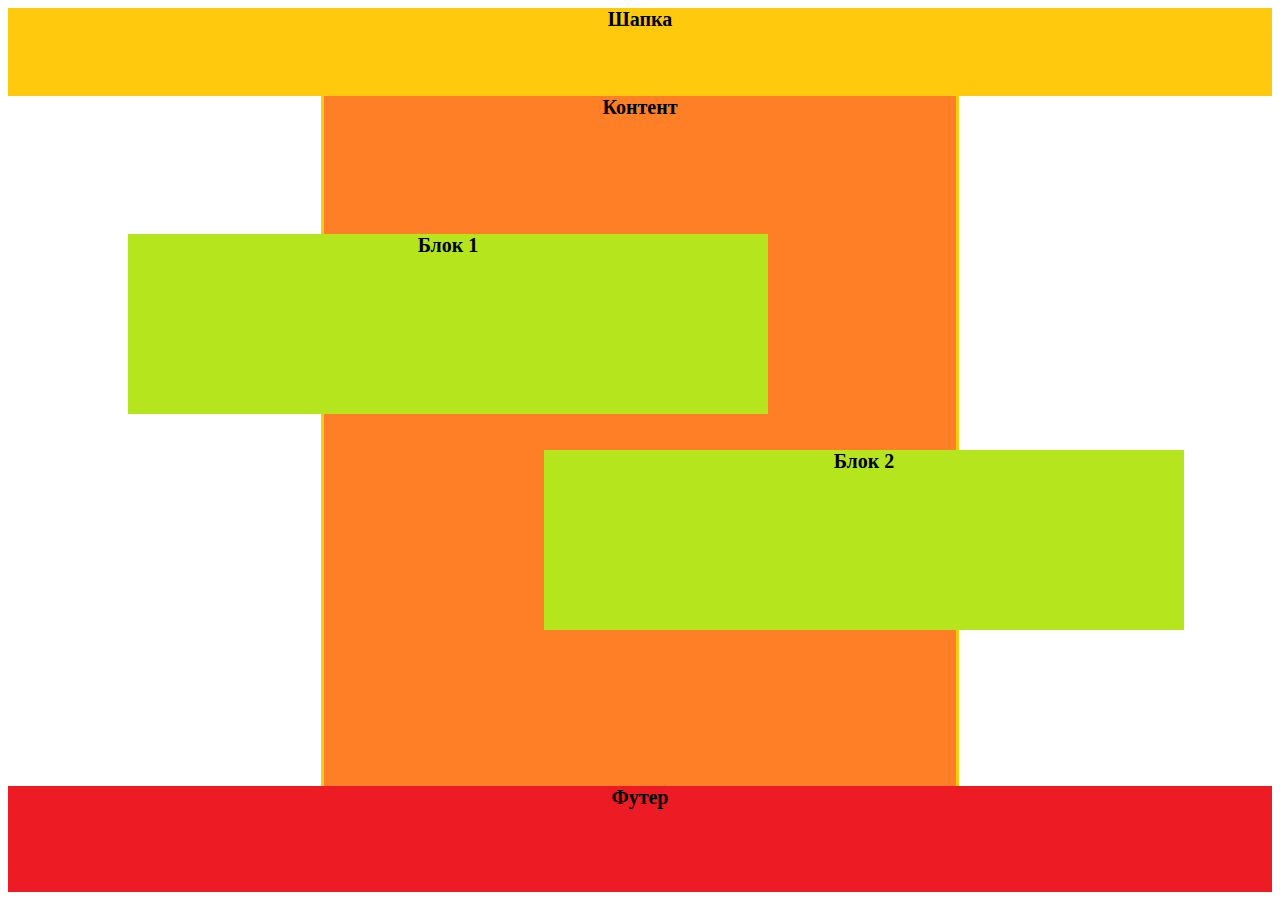
<file: blocks_css/index.html>
<html>
    <head>
        <meta charset="utf-8">
        <title>Задание на блочную верстку</title>
        <style>
            div{
                font-size: 20px;
                font-weight: bold;
                text-align: center;
            }
            #header{
                background-color: #ffc90d;
                height: 10%;
            }
            #content{
                background-color: #ff7f26;
                height: 78%;
                width: 50%;
                border-style: solid;
                border-color: #ffc90d;
                border-right-width: 1%;
                border-left-width: 1%;
                border-top-width: 0;
                border-bottom-width: 0;
                margin-left: auto;
                margin-right: auto;
            }
            #footer{
                background-color: #ed1b24;
                height: 12%;
            }
            #block1{
                position: absolute;
                top: 26%;
                left: 10%;
                background-color: #b5e51d;
                float: left;
                width: 50%;
                height: 20%;
            }
            #block2{
                position: absolute;
                top: 50%;
                right: 7.5%;
                background-color: #b5e51d;
                float: right;
                width: 50%;
                height: 20%;
            }
        </style>
    </head>
    <body>
        <div id="header">Шапка</div>
        <div id="content">Контент</div>
        <div id="block1">Блок 1</div>
        <div id="block2">Блок 2</div>
        <div id="footer">Футер</div>
    </body>
</html>
</file>
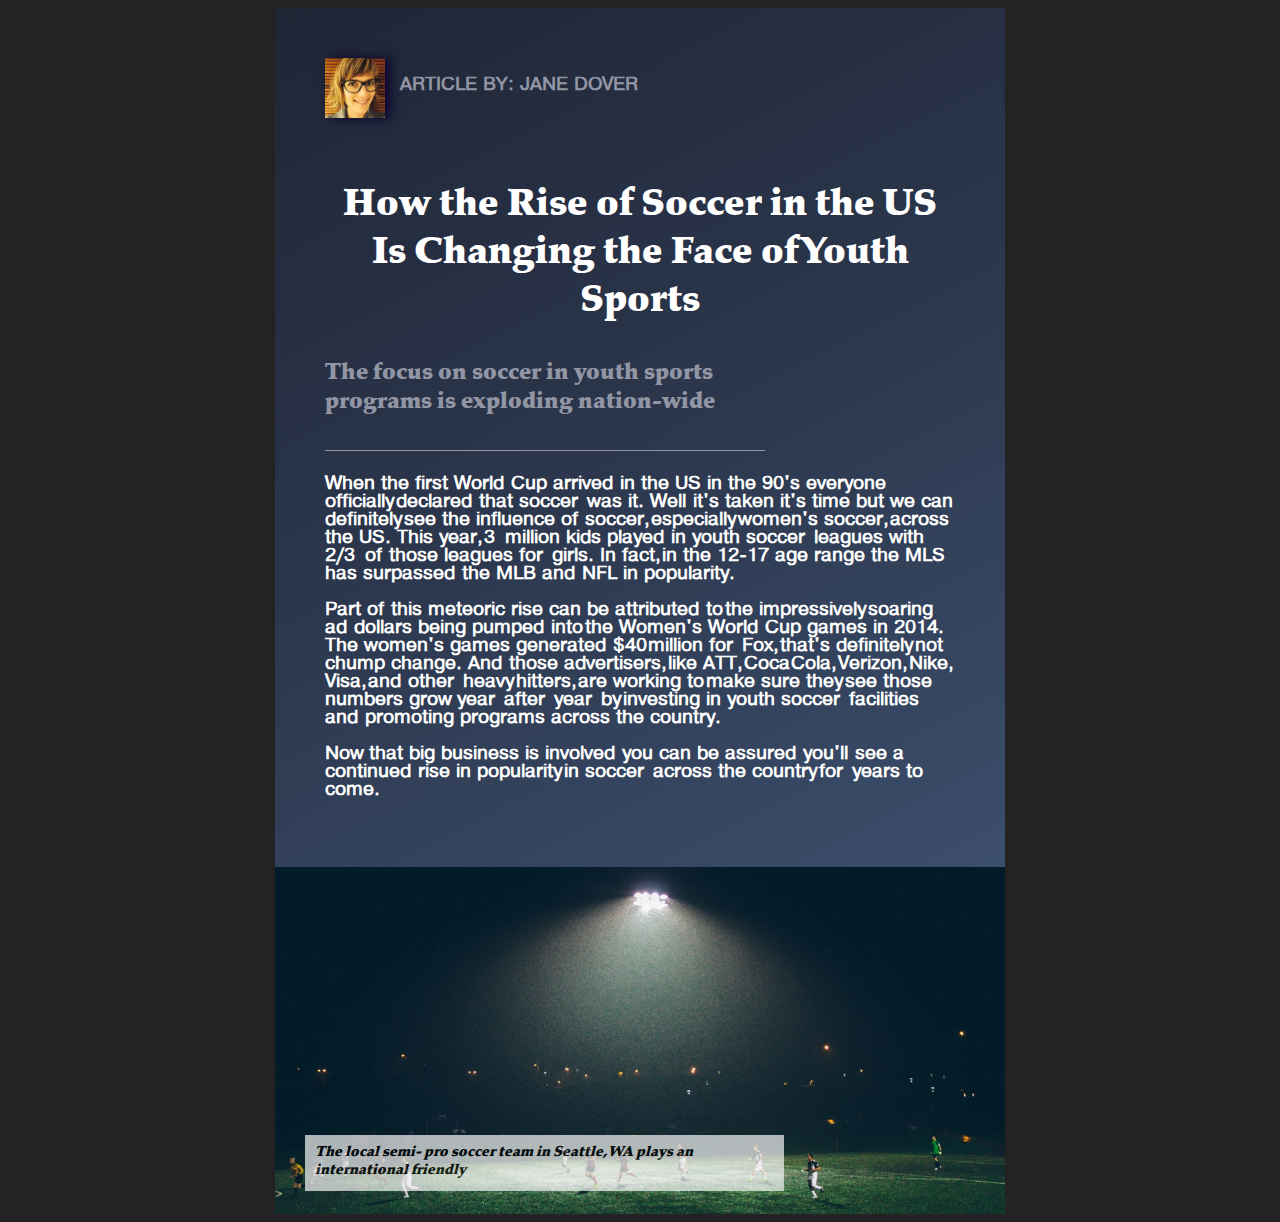
<file: css-2/index.html>
<!DOCTYPE html>
<html>

<head>
    <title>The Rise of Soccer in The US</title>
    <link rel="stylesheet" type="text/css" href="style.css">
</head>

<body>

    <div class="content">
        <img src="images/htmlcss1-img_writer-avatar.jpg" class="writer-img">
        <h3 class="byline">Article By: Jane Dover</h3>
        <h1>How the Rise of Soccer in the US Is Changing the Face of Youth Sports</h1>
        <h2>The focus on soccer in youth sports programs is exploding nation-wide</h2>
        <p>When the first World Cup arrived in the US in the 90's everyone officially declared that soccer was it. Well it's taken it's time but we can definitely see the influence of soccer, especially women's soccer, across the US. This year, 3 million
            kids played in youth soccer leagues with 2/3 of those leagues for girls. In fact, in the 12-17 age range the MLS has surpassed the MLB and NFL in popularity.</p>
        <p>Part of this meteoric rise can be attributed to the impressively soaring ad dollars being pumped into the Women's World Cup games in 2014. The women's games generated $40 million for Fox, that's definitely not chump change. And those advertisers,
            like ATT, Coca Cola, Verizon, Nike, Visa, and other heavy hitters, are working to make sure they see those numbers grow year after year by investing in youth soccer facilities and promoting programs across the country. </p>
        <p>Now that big business is involved you can be assured you'll see a continued rise in popularity in soccer across the country for years to come. </p>
    </div>

    <div class="image">
        <p class="caption">The local semi- pro soccer team in Seattle, WA plays an international friendly</p>
    </div>

</body>

</html>
</file>
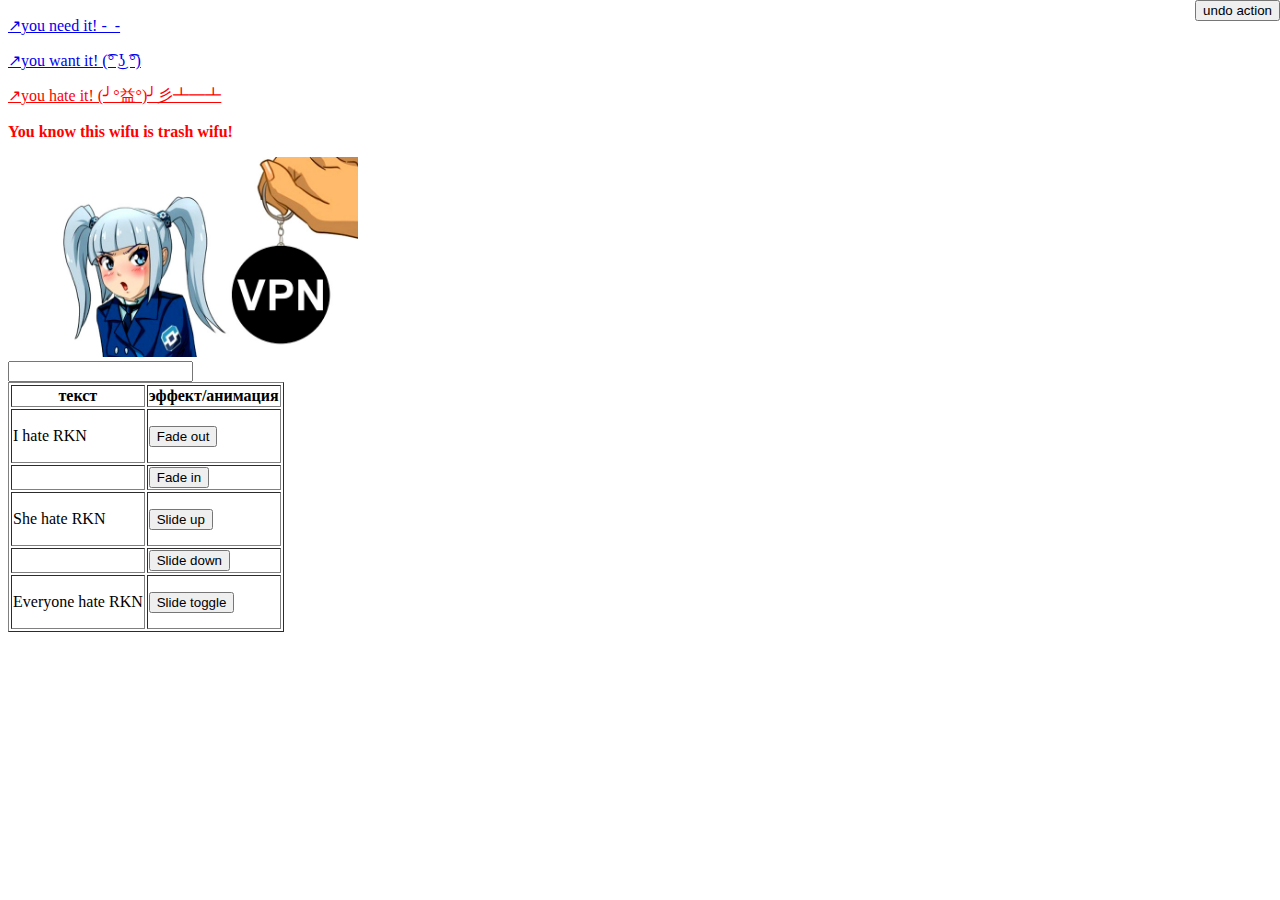
<file: jquery/index.html>
<!DOCTYPE html>
<html>

<head>
    <script src="https://code.jquery.com/jquery-3.3.1.min.js"></script>

    <script src="script.js"></script>
</head>

<body>

    <p><a href="http://rutracker.org">you need it! -_-</a></p>
    <p><a href="http://pornhub.com">you want it! (͡° ͜ʖ ͡°)</a></p>
    <p><a class="pieceOfS" href="https://rkn.gov.ru/">you hate it! (╯°益°)╯彡┻━┻</a> </p>
    <p class="pieceOfS"><b>You know this wifu is trash wifu!</b></p>
    <img class="pieceOfS" src="./images/rkn-tyan.jpg">

    <form id="firstForm">
        <input type="text">
    </form>

</body>

</html>
</file>
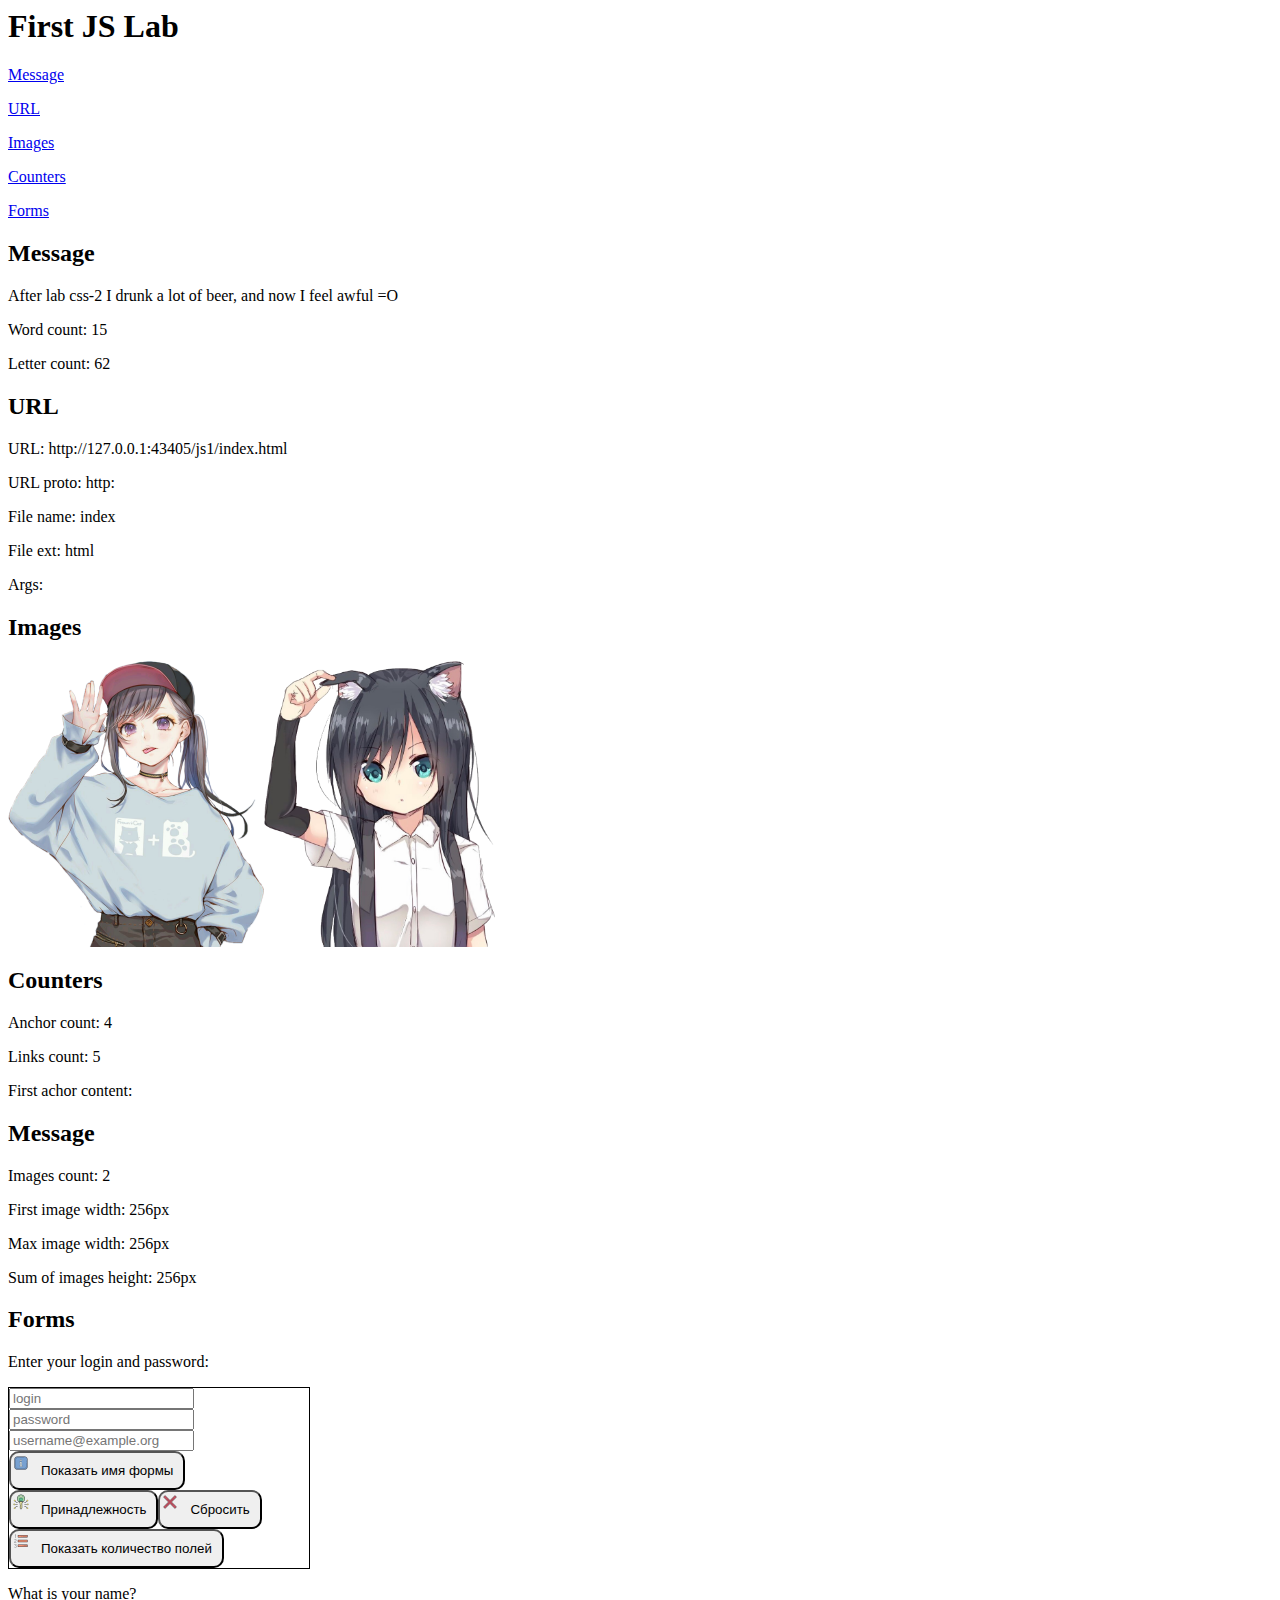
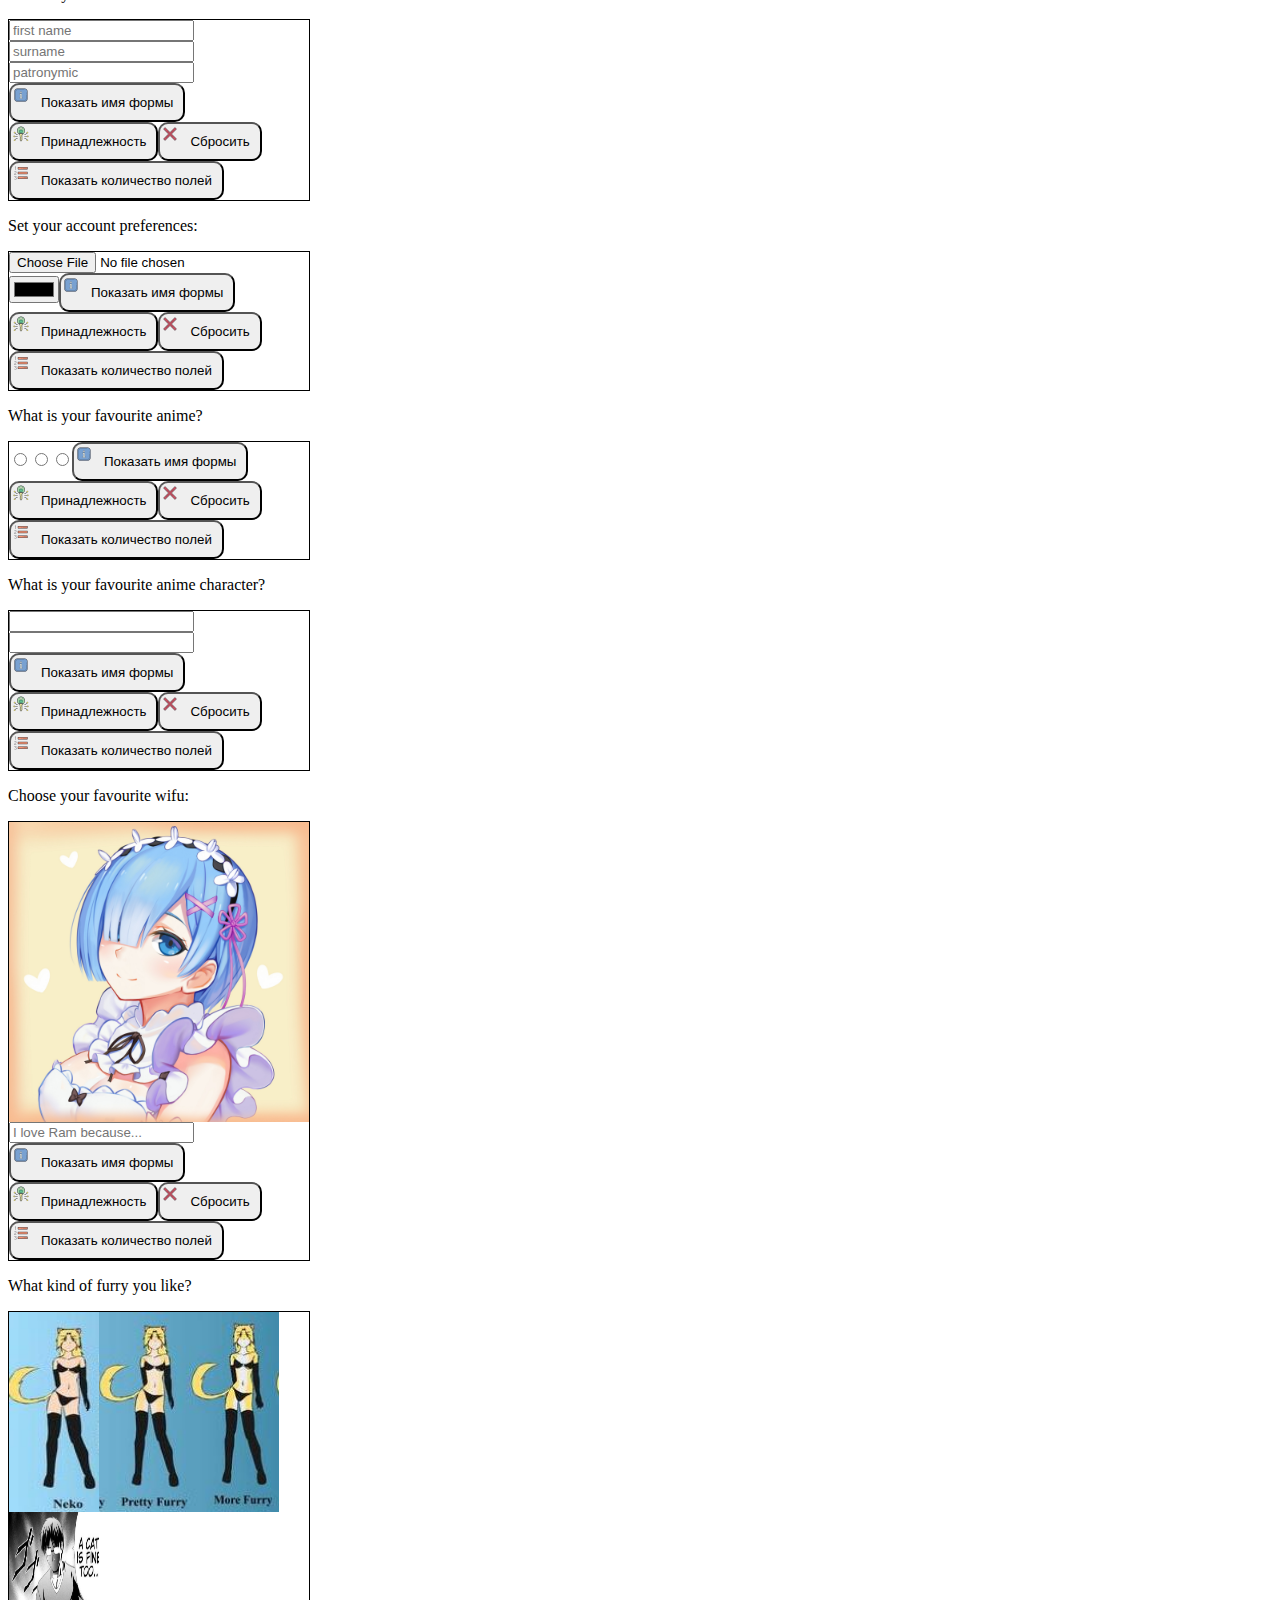
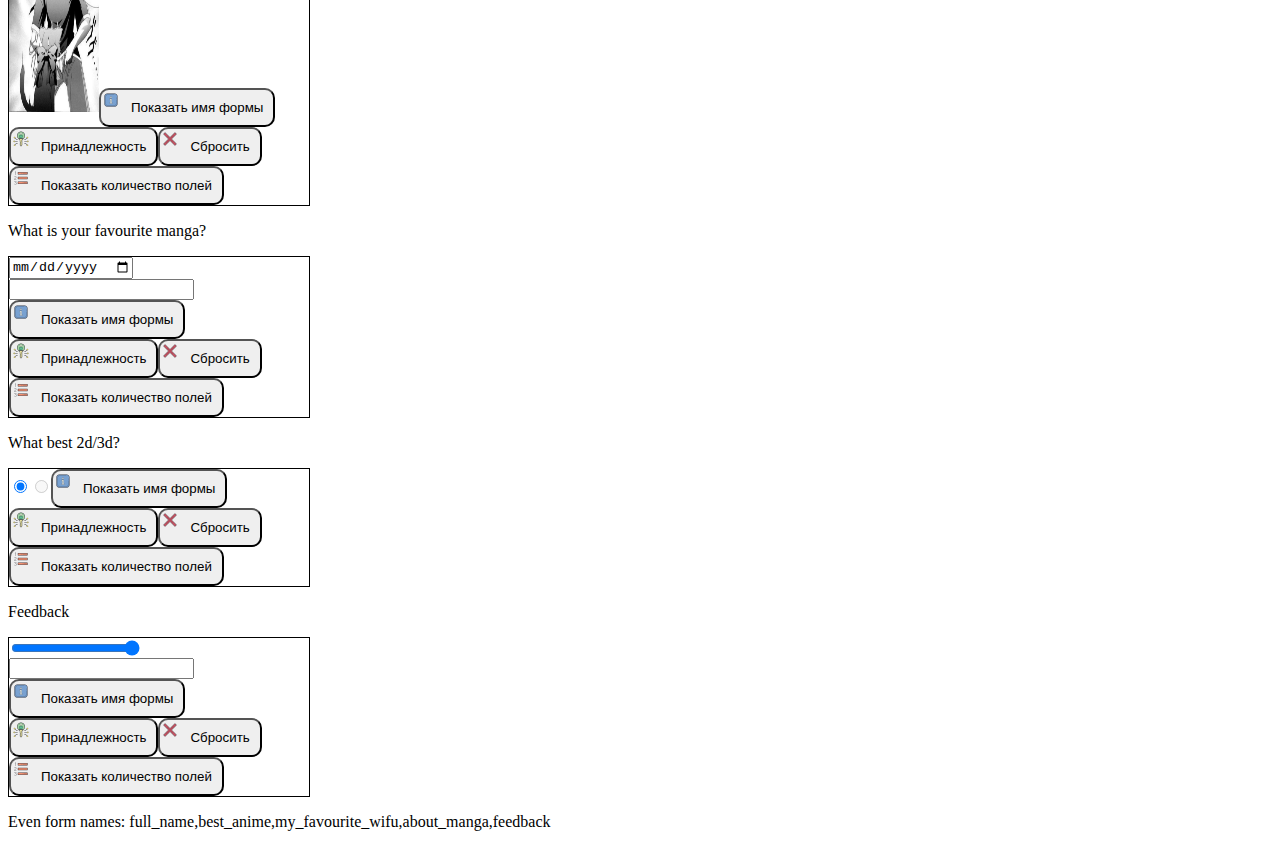
<file: js1/index.html>
<html>

<head>
    <title>JS Lab 1</title>
</head>

<body>
    <script>
        // Header
        document.write("<h1>First JS Lab</h1>");
        document.write("<p>Message</p>".link("#message_anchor"));
        document.write("<p>URL</p>".link("#url_anchor"));
        document.write("<p>Images</p>".link("#counters_anchor"));
        document.write("<p>Counters</p>".link("#counters_anchor"));
        document.write("<p>Forms</p>".link("#forms_anchor"));

        // Message
        document.write("<h2>Message</h2>".anchor("message_anchor"));
        var str = "After lab css-2 I drunk a lot of beer, and now I feel awful =O";
        document.write(str);
        document.write("<p>Word count: " + str.split(" ").length + "</p>");
        document.write("<p>Letter count: " + str.length + "</p>");

        // URL
        var url = new URL(window.location);
        var proto = url.protocol;
        var file_path = url.pathname;
        var file_name = file_path.split("/").pop().split(".")[0];
        var file_ext = file_path.split(".").pop();
        document.write("<h2>URL</h2>".anchor("url_anchor"));
        document.write("<p>URL: " + url.href + "</p>");
        document.write("<p>URL proto: " + proto + "</p>");
        document.write("<p>File name: " + file_name + "</p>");
        document.write("<p>File ext: " + file_ext + "</p>");

        document.write("<p>Args: </p>");
        var args = url.searchParams;
        document.write("<ul>");
        for (let [name, value] of args) {
            document.write("<li>" + name + "=" + value + "</li>");
        }
        document.write("</ul>");

        // Images
        document.write("<h2>Images</h2>".anchor("images_anchor"));
        var img = new Image();
        img.src = "./images/kavai.png";
        img.id = "kavai_tyan";
        img.style.width = "256px";
        img.style.height = "286px";
        document.write(img.outerHTML);

        var img = new Image();
        img.src = "./images/neko.png";
        img.id = "neko_tyan";
        img.style.width = "231px";
        img.style.height = "286px";
        document.write(img.outerHTML);

        // Counters
        document.write("<h2>Counters</h2>".anchor("counters_anchor"));
        var anchors_count = document.anchors.length;
        var links_count = document.links.length;
        document.write("<p>Anchor count: " + anchors_count + "</p>");
        document.write("<p>Links count: " + links_count + "</p>");

        var first_anchor = document.anchors[0];
        document.write("<p>First achor content: " + first_anchor.innerHTML + "</p>");

        var images_count = document.images.length;
        document.write("<p>Images count: " + images_count + "</p>");

        var first_image_width = document.images[0].style.width;
        document.write("<p>First image width: " + first_image_width + "</p>");

        var max_images_width = Math.max(...[...Array(document.images.length).keys()].map(index => parseInt(document.images[index].style.width)));
        document.write("<p>Max image width: " + max_images_width + "px </p>");

        var sum_images_height = [...Array(document.images.length).keys()].map(index => parseInt(document.images[index].style.width)).reduce(function(sum, current) {
            return sum + current;
        }, 0);
        document.write("<p>Sum of images height: " + max_images_width + "px </p>");


        // Forms
        document.write("<h2>Forms</h2>".anchor("forms_anchor"));
        document.write("<p>Enter your login and password:</p>");
        var form = document.createElement('form');
        form.name = "credentials";
        form.id = "creds"; {
            let login = document.createElement("input");
            login.type = "text";
            login.name = "login";
            login.placeholder = "login";

            let password = document.createElement("input");
            password.type = "password";
            password.name = "password";
            password.placeholder = "password";

            let email = document.createElement("input");
            email.type = "email";
            email.name = "email";
            email.placeholder = "username@example.org";

            form.appendChild(login);
            form.appendChild(password);
            form.appendChild(email);
        }
        document.body.append(form);

        document.write("<p>What is your name?</p>");
        var form = document.createElement('form');
        form.name = "full_name";
        form.id = "name"; {
            let firstname = document.createElement("input");
            firstname.type = "text";
            firstname.name = "firstname";
            firstname.placeholder = "first name";

            let surname = document.createElement("input");
            surname.type = "text";
            surname.name = "surname";
            surname.placeholder = "surname"

            let patronymic = document.createElement("input");
            patronymic.type = "text";
            patronymic.name = "patronymic";
            patronymic.placeholder = "patronymic"

            form.appendChild(firstname);
            form.appendChild(surname);
            form.appendChild(patronymic);
        }
        document.body.append(form);

        document.write("<p>Set your account preferences:</p>");
        var form = document.createElement('form');
        form.name = "account_preferences";
        form.id = "account"; {
            let img = document.createElement("input");
            img.type = "file";
            img.name = "icon";

            let background_color = document.createElement("input");
            background_color.type = "color";
            background_color.name = "back_color";

            form.appendChild(img);
            form.appendChild(background_color);
        }
        document.body.append(form);

        document.write("<p>What is your favourite anime?</p>");
        var form = document.createElement('form');
        form.name = "best_anime";
        form.id = "anime"; {
            let radio1 = document.createElement("input");
            radio1.type = "radio";
            radio1.name = "fav_anime";
            radio1.value = "JoJo ;]-<"

            let radio2 = document.createElement("input");
            radio2.type = "radio";
            radio2.name = "fav_anime";
            radio2.value = "Naruto [-=*=-]"

            let radio3 = document.createElement("input");
            radio3.type = "radio";
            radio3.name = "fav_anime";
            radio3.value = "Berserk <====I-"

            form.appendChild(radio1);
            form.appendChild(radio2);
            form.appendChild(radio3);
        }
        document.body.append(form);

        document.write("<p>What is your favourite anime character?</p>");
        var form = document.createElement('form');
        form.name = "favourite_characters";
        form.id = "characters"; {
            let name = document.createElement("input");
            name.type = "text";
            name.name = "fullname";

            let anime = document.createElement("input");
            anime.type = "text";
            anime.name = "anime";

            form.appendChild(name);
            form.appendChild(anime);
        }
        document.body.append(form);

        document.write("<p>Choose your favourite wifu:</p>")
        var form = document.createElement('form');
        form.name = "my_favourite_wifu";
        form.id = "wifu"; {
            let img = document.createElement("input");
            img.type = "image";
            img.name = "image";
            img.src = "./images/top_wifu.jpg"
            img.height = 300;
            img.width = 300;

            let description = document.createElement("input");
            description.type = "text";
            description.name = "description";
            description.placeholder = "I love Ram because...";

            form.appendChild(img);
            form.appendChild(description);
        }
        document.body.append(form);

        document.write("<p>What kind of furry you like?</p>")
        var form = document.createElement('form');
        form.name = "furry_chart";
        form.id = "furry"; {
            let low = document.createElement("input");
            low.type = "image";
            low.name = "low";
            low.src = "./images/furry_low.jpg"
            low.height = 200;
            low.width = 90;

            let medium = document.createElement("input");
            medium.type = "image";
            medium.name = "medium";
            medium.src = "./images/furry_medium.jpg"
            medium.height = 200;
            medium.width = 90;

            let hight = document.createElement("input");
            hight.type = "image";
            hight.name = "hight";
            hight.src = "./images/furry_hight.jpg"
            hight.height = 200;
            hight.width = 90;

            let full = document.createElement("input");
            full.type = "image";
            full.name = "full";
            full.src = "./images/furry_full.jpg"
            full.height = 200;
            full.width = 90;

            form.appendChild(low);
            form.appendChild(medium);
            form.appendChild(hight);
            form.appendChild(full);
        }
        document.body.append(form);

        document.write("<p>What is your favourite manga?</p>");
        var form = document.createElement('form');
        form.name = "about_manga";
        form.id = "manga"; {
            let date = document.createElement("input");
            date.type = "date";
            date.name = "date";

            let genre = document.createElement("input");
            genre.type = "text";
            genre.name = "genre";

            form.appendChild(date);
            form.appendChild(genre);
        }
        document.body.append(form);

        document.write("<p>What best 2d/3d?</p>");
        var form = document.createElement('form');
        form.name = "whatbest_2d3d";
        form.id = "whatbest"; {
            let best_2d = document.createElement("input");
            best_2d.type = "radio";
            best_2d.name = "whats_best";
            best_2d.checked = true;

            let best_3d = document.createElement("input");
            best_3d.type = "radio";
            best_3d.name = "whats_best";
            best_3d.disabled = true;

            form.appendChild(best_2d);
            form.appendChild(best_3d);
        }
        document.body.append(form);

        document.write("<p>Feedback</p>");
        var form = document.createElement('form');
        form.name = "feedback";
        form.id = "fb"; {
            let mark = document.createElement("input");
            mark.type = "range";
            mark.name = "mark";
            mark.min = 9;
            mark.max = 10;
            mark.step = 1;

            let description = document.createElement("input");
            description.type = "text";
            description.name = "description";

            form.appendChild(mark);
            form.appendChild(description);
        }
        document.body.append(form);
        for (let form of document.forms) {
            let button_formname = document.createElement("input");
            button_formname.type = "button";
            button_formname.name = "formname";
            button_formname.value = "Показать имя формы";
            button_formname.onclick = function() {
                alert(this.form.name)
            };
            button_formname.style.padding = 10;
            button_formname.style.paddingLeft = 30;
            button_formname.style.backgroundImage = "url(./icons/button_name.png)";
            button_formname.style.borderRadius = "10px";
            button_formname.style.backgroundPosition = "left top";
            button_formname.style.backgroundRepeat = "no-repeat";

            let button_own_id = document.createElement("input");
            button_own_id.type = "button";
            button_own_id.name = "formid";
            button_own_id.value = "Принадлежность";
            button_own_id.onclick = function() {
                alert(this.form.id)
            };
            button_own_id.style.padding = 10;
            button_own_id.style.paddingLeft = 30;
            button_own_id.style.backgroundImage = "url(./icons/button_id.png)";
            button_own_id.style.borderRadius = "10px";
            button_own_id.style.backgroundPosition = "left top";
            button_own_id.style.backgroundRepeat = "no-repeat";

            let button_reset = document.createElement("input");
            button_reset.type = "button";
            button_reset.name = "reset_fields";
            button_reset.value = "Сбросить";
            button_reset.onclick = function() {
                this.form.reset()
            };
            button_reset.style.padding = 10;
            button_reset.style.paddingLeft = 30;
            button_reset.style.backgroundImage = "url(./icons/button_reset.png)";
            button_reset.style.borderRadius = "10px";
            button_reset.style.backgroundPosition = "left top";
            button_reset.style.backgroundRepeat = "no-repeat";

            let button_count_fields = document.createElement("input");
            button_count_fields.type = "button";
            button_count_fields.name = "count_fields";
            button_count_fields.value = "Показать количество полей";
            button_count_fields.onclick = function() {
                alert(this.form.length)
            };
            button_count_fields.style.padding = 10;
            button_count_fields.style.paddingLeft = 30;
            button_count_fields.style.backgroundImage = "url(./icons/button_count.png)";
            button_count_fields.style.borderRadius = "10px";
            button_count_fields.style.backgroundPosition = "left top";
            button_count_fields.style.backgroundRepeat = "no-repeat";

            form.appendChild(button_formname);
            form.appendChild(button_own_id);
            form.appendChild(button_reset);
            form.appendChild(button_count_fields);

            form.style.borderStyle = "solid";
            form.style.borderWidth = "thin";
            form.style.width = 300;
        }


        even_form_names = [...Array(document.forms.length).keys()].filter(index => {
            return index % 2
        }).map(index => document.forms[index].name);
        document.write("<p>Even form names: " + even_form_names + "</p>");
    </script>
</body>

</html>
</file>
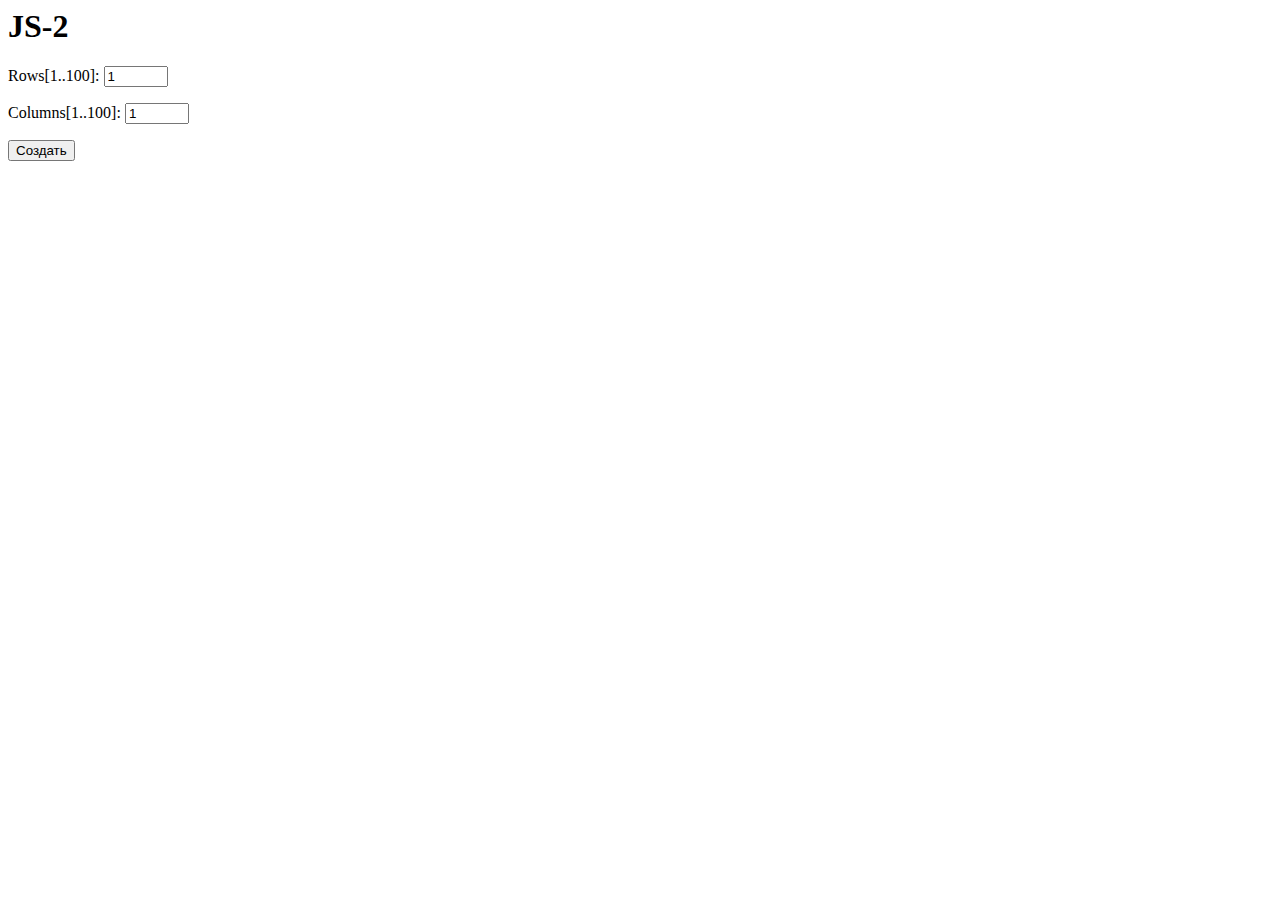
<file: js2/index.html>
<html>

<head>
    <title>Web Lab JS-2</title>
</head>

<body>
    <script>
        document.write("<h1>JS-2</h1>");
        var form = document.createElement("form");
        form.name = "tableGen"; {
            let rows = document.createElement("input");
            rows.type = "number";
            rows.name = "rows";
            rows.min = 1;
            rows.max = 100;
            rows.value = 1;

            let columns = document.createElement("input");
            columns.type = "number";
            columns.name = "columns";
            columns.min = 1;
            columns.max = 100;
            columns.value = 1

            let rows_desc = document.createElement("p");
            rows_desc.innerText = "Rows[1..100]: ";
            rows_desc.appendChild(rows);

            let columns_desc = document.createElement("p");
            columns_desc.innerText = "Columns[1..100]: ";
            columns_desc.appendChild(columns);

            let button_create = document.createElement("input");
            button_create.type = "button";
            button_create.name = "but_create";
            button_create.value = "Создать";
            button_create.onclick = function() {
                let table = document.createElement("table");
                table.id = "dataTable";
                table.style.borderStyle = "solid";
                table.style.borderWidth = 3;
                let headerRow = document.createElement("tr");
                headerRow.id = "headerRow";
                table.appendChild(headerRow);
                for (let row_index = 0; row_index < parseInt(document.tableGen.rows.value); row_index++) {
                    let row = document.createElement("tr");
                    for (let col_index = 0; col_index < parseInt(document.tableGen.columns.value); col_index++) {
                        let data = document.createElement("td");
                        data.style.borderStyle = "solid";
                        data.style.borderWidth = 2;
                        data.id = "td_" + row_index + "_" + col_index; {
                            let innerDiv = document.createElement("div");
                            innerDiv.className = "SaveDiv";
                            innerDiv.style.borderWidth = 1;
                            innerDiv.style.borderStyle = "dashed";
                            innerDiv.style.float = "left"; {
                                let subForm = document.createElement("form");
                                subForm.name = "saveForm_" + row_index + "_" + col_index;

                                let content = document.createElement("input");
                                content.type = "text";
                                content.name = "content";
                                content.placeholder = "Type anything";

                                let butSave = document.createElement("input");
                                butSave.type = "button";
                                butSave.name = "saveButton";
                                butSave.value = "Сохранить";
                                butSave.onclick = function() {
                                    this.form.hidden = true;
                                    this.form.parentElement.innerText = this.form.content.value;
                                }
                                subForm.appendChild(content);
                                subForm.appendChild(butSave);
                                innerDiv.appendChild(subForm);
                            }
                            data.appendChild(innerDiv);
                        } {
                            let innerDiv = document.createElement("div");
                            innerDiv.className = "changeBorderDiv";
                            innerDiv.style.borderWidth = 1;
                            innerDiv.style.borderStyle = "dashed";
                            innerDiv.style.float = "left"; {
                                let subForm = document.createElement("form");
                                subForm.name = "changeBorderForm_" + row_index + "_" + col_index;

                                let tableWidth = document.createElement("input");
                                tableWidth.type = "number";
                                tableWidth.name = "tableWidth";
                                tableWidth.min = 1;
                                tableWidth.max = 999;
                                tableWidth.value = 1;
                                tableWidth.onchange = function() {
                                    this.form.butApply.value = "Применить " + this.value + "px" + " и рамка " + this.form.getElementsByClassName("select")[0].value;
                                }

                                let tableBorderStyle = document.createElement("select");
                                tableBorderStyle.className = "select";
                                let options = Array(new Option("dotted", "dotted"), new Option("dashed", "dashed"), new Option("solid", "solid", true, true), new Option("double", "double"), new Option("groove", "groove"), new Option("ridge", "ridge"), new Option("inset", "inset"), new Option("outset", "outset"));
                                options.forEach(function(item, i, arr) {
                                    tableBorderStyle.appendChild(item);
                                });
                                tableBorderStyle.onchange = function() {
                                    this.form.butApply.value = "Применить " + this.form.tableWidth.value + "px" + " и рамка " + this.value;
                                }

                                let butApply = document.createElement("input");
                                butApply.type = "button";
                                butApply.name = "butApply";
                                butApply.value = "Применить";
                                butApply.onclick = function() {
                                    let t = document.getElementById("dataTable");
                                    t.style.width = this.form.tableWidth.value;
                                    t.style.borderStyle = this.form.getElementsByClassName("select")[0].value;
                                }
                                subForm.appendChild(tableWidth);
                                subForm.appendChild(tableBorderStyle);
                                subForm.appendChild(butApply);
                                innerDiv.appendChild(subForm);
                            }
                            data.appendChild(innerDiv);
                        } {
                            let innerDiv = document.createElement("div");
                            innerDiv.className = "appendHeaderDiv";
                            innerDiv.style.borderWidth = 1;
                            innerDiv.style.borderStyle = "dashed";
                            innerDiv.style.float = "left"; {
                                let subForm = document.createElement("form");
                                subForm.name = "appendHeaderForm_" + row_index + "_" + col_index;

                                let headerName = document.createElement("input");
                                headerName.type = "text";
                                headerName.name = "headerName";
                                headerName.placeholder = "Header name";

                                let butAppend = document.createElement("input");
                                butAppend.type = "button";
                                butAppend.name = "butAppend";
                                butAppend.value = "Добавить";
                                butAppend.onclick = function() {
                                    let hr = document.getElementById("headerRow");
                                    let th = document.createElement("th");
                                    th.innerText = this.form.headerName.value;
                                    th.style.borderStyle = "solid";
                                    th.style.borderWidth = 1;
                                    hr.appendChild(th);
                                }
                                subForm.appendChild(headerName);
                                subForm.appendChild(butAppend);
                                innerDiv.appendChild(subForm);
                            }
                            data.appendChild(innerDiv);
                        } {
                            let innerDiv = document.createElement("div");
                            innerDiv.className = "deleteRowDiv";
                            innerDiv.style.borderWidth = 1;
                            innerDiv.style.borderStyle = "dashed";
                            innerDiv.style.float = "left"; {
                                let subForm = document.createElement("form");
                                subForm.name = "deleteRowForm_" + row_index + "_" + col_index;

                                let rowId = document.createElement("input");
                                rowId.type = "number";
                                rowId.name = "rowId";

                                let butDelete = document.createElement("input");
                                butDelete.type = "button";
                                butDelete.name = "butDelete";
                                butDelete.value = "Удалить";
                                butDelete.onclick = function() {
                                    let id = parseInt(this.form.rowId.value);
                                    if (id < 1 || id > (document.getElementById("dataTable").childNodes.length - 1)) {
                                        alert("Row with this number not found!");
                                    } else {
                                        document.getElementById("dataTable").childNodes[id].remove();
                                    }
                                }
                                subForm.appendChild(rowId);
                                subForm.appendChild(butDelete);
                                innerDiv.appendChild(subForm);
                            }
                            data.appendChild(innerDiv);

                        } {
                            let innerDiv = document.createElement("div");
                            innerDiv.className = "magicDiv";
                            innerDiv.style.borderWidth = 1;
                            innerDiv.style.borderStyle = "dashed";
                            innerDiv.style.float = "left"; {
                                let subForm = document.createElement("form");
                                subForm.name = "magicForm_" + row_index + "_" + col_index;


                                let butMagic = document.createElement("input");
                                butMagic.type = "button";
                                butMagic.name = "butMagic";
                                butMagic.value = "Magic";
                                butMagic.onclick = function() {
                                    let t = document.getElementById("dataTable");
                                    let randomRowId = Math.floor(Math.random() * (t.childNodes.length - 1));
                                    let randomColumnId = Math.floor(Math.random() * t.childNodes[1].childNodes.length);
                                    let randomElem = t.childNodes[randomRowId + 1].childNodes[randomColumnId];

                                    let method = Math.floor(Math.random() * 4);
                                    //alert("row:" + randomRowId + "     column:" + randomColumnId + "     method:" + method);
                                    if (method == 0) {
                                        let randomColor = '#' + Math.floor(Math.random() * 16777215).toString(16);
                                        randomElem.style.backgroundColor = randomColor;
                                    } else if (method == 1) {
                                        let randomColor = '#' + Math.floor(Math.random() * 16777215).toString(16);
                                        randomElem.style.color = randomColor;
                                    } else if (method == 2) {
                                        let randomFontSize = 15 + Math.floor(Math.random() * (25 - 15));
                                        randomElem.style.fontSize = toString(randomFontSize) + "pt";
                                    } else if (method == 3) {
                                        randomElem.innerHTML = ''; {
                                            let subDiv = document.createElement("div");
                                            subDiv.className = "SaveDiv";
                                            subDiv.style.borderWidth = 1;
                                            subDiv.style.borderStyle = "dashed";
                                            subDiv.style.float = "left"; {
                                                let subForm = document.createElement("form");
                                                subForm.name = "saveForm_" + randomRowId + "_" + randomColumnId;

                                                let content = document.createElement("input");
                                                content.type = "text";
                                                content.name = "content";
                                                content.placeholder = "Type anything";

                                                let butSave = document.createElement("input");
                                                butSave.type = "button";
                                                butSave.name = "saveButton";
                                                butSave.value = "Сохранить";
                                                butSave.onclick = function() {
                                                    this.form.hidden = true;
                                                    this.form.parentElement.innerText = this.form.content.value;
                                                }
                                                subForm.appendChild(content);
                                                subForm.appendChild(butSave);
                                                subDiv.appendChild(subForm);
                                            }
                                            randomElem.appendChild(subDiv);
                                        }
                                    }
                                }
                                subForm.appendChild(butMagic);
                                innerDiv.appendChild(subForm);
                            }
                            data.appendChild(innerDiv);

                        } {
                            let innerDiv = document.createElement("div");
                            innerDiv.className = "deleteTableDiv";
                            innerDiv.style.borderWidth = 1;
                            innerDiv.style.borderStyle = "dashed";
                            innerDiv.style.float = "left"; {
                                let subForm = document.createElement("form");
                                subForm.name = "deleteTableForm_" + row_index + "_" + col_index;


                                let butDeleteTable = document.createElement("input");
                                butDeleteTable.type = "button";
                                butDeleteTable.name = "butDeleteTable";
                                butDeleteTable.value = "Удалить таблицу";
                                butDeleteTable.onclick = function() {
                                    document.tableGen.hidden = false;
                                    document.getElementById("dataTable").remove();
                                }
                                subForm.appendChild(butDeleteTable);
                                innerDiv.appendChild(subForm);
                            }
                            data.appendChild(innerDiv);
                        }

                        row.appendChild(data);
                    }
                    table.appendChild(row);
                }
                document.body.appendChild(table);

                this.form.hidden = true;
            }

            form.appendChild(rows_desc);
            form.appendChild(columns_desc);
            form.appendChild(button_create);
        }

        document.body.append(form);
    </script>
</body>

</html>
</file>
<file: css-2/style.css>
@font-face {
    font-family: "Maged LT Bold";
    src: url("./fonts/Maged LT Bold/Maged LT Bold.eot");
    /* IE9*/
    src: url("./fonts/Maged LT Bold/Maged LT Bold.eot?#iefix") format("embedded-opentype"), /* IE6-IE8 */
    url("./fonts/Maged LT Bold/Maged LT Bold.woff2") format("woff2"), /* chrome、firefox */
    url("./fonts/Maged LT Bold/Maged LT Bold.woff") format("woff"), /* chrome、firefox */
    url("./fonts/Maged LT Bold/Maged LT Bold.ttf") format("truetype"), /* chrome、firefox、opera、Safari, Android, iOS 4.2+*/
    url("./fonts/Maged LT Bold/Maged LT Bold.svg#Maged LT Bold") format("svg");
    /* iOS 4.1- */
}

@font-face {
    font-family: "Pragmatica";
    src: url("./fonts/Pragmatica/Pragmatica.eot");
    /* IE9*/
    src: url("./fonts/Pragmatica/Pragmatica.eot?#iefix") format("embedded-opentype"), /* IE6-IE8 */
    url("./fonts/Pragmatica/Pragmatica.woff2") format("woff2"), /* chrome、firefox */
    url("./fonts/Pragmatica/Pragmatica.woff") format("woff"), /* chrome、firefox */
    url("./fonts/Pragmatica/Pragmatica.ttf") format("truetype"), /* chrome、firefox、opera、Safari, Android, iOS 4.2+*/
    url("./fonts/Pragmatica/Pragmatica.svg#Pragmatica") format("svg");
    /* iOS 4.1- */
}

body {
    background-color: #232323;
    font-weight: bold;
    font-size: x-large;
    color: white;
    font-family: "Pragmatica";
}

h1 {
    font-family: "Maged LT Bold";
    text-align: center;
    line-height: 1;
    overflow: hidden;
    padding-top: 60px;
}

h2 {
    color: #9295a4;
    font-family: "Maged LT Bold";
    line-height: 1;
    font-weight: lighter;
    font-size: larger;
    width: 400px;
    padding-bottom: 30px;
    padding-right: 40px;
    border-bottom: 1px solid #9295a4;
}

h3.byline {
    color: #9295a4;
    text-transform: uppercase;
    font-size: large;
}

p {
    font-size: large;
    font-weight: bolder;
}

div.content {
    background: rgb(31, 37, 53);
    background: linear-gradient(153deg, rgba(31, 37, 53, 1) 0%, rgba(44, 55, 77, 1) 50%, rgba(59, 78, 108, 1) 100%);
    width: 630px;
    padding: 50px;
    margin-left: auto;
    margin-right: auto;
}

div.image {
    background-image: url("./images/soccer.jpeg");
    background-position: center;
    background-size: 100% auto;
    padding-left: 30px;
    padding-right: 30px;
    padding-top: 250px;
    padding-bottom: 5px;
    margin-left: auto;
    margin-right: auto;
    width: 670px;
}

p.caption {
    text-align: left;
    font-family: "Maged LT Bold";
    color: black;
    opacity: 0.7;
    font-size: normal;
    font-style: italic;
    font-weight: lighter;
    line-height: 1;
    background-color: whitesmoke;
    width: 70%;
    padding-top: 10px;
    padding-bottom: 10px;
    padding-left: 10px;
}

img.writer-img {
    height: 60px;
    width: 60px;
    float: left;
    margin-right: 15px;
    box-shadow: 5px 0 10px 0 #0c0232;
}
</file>
